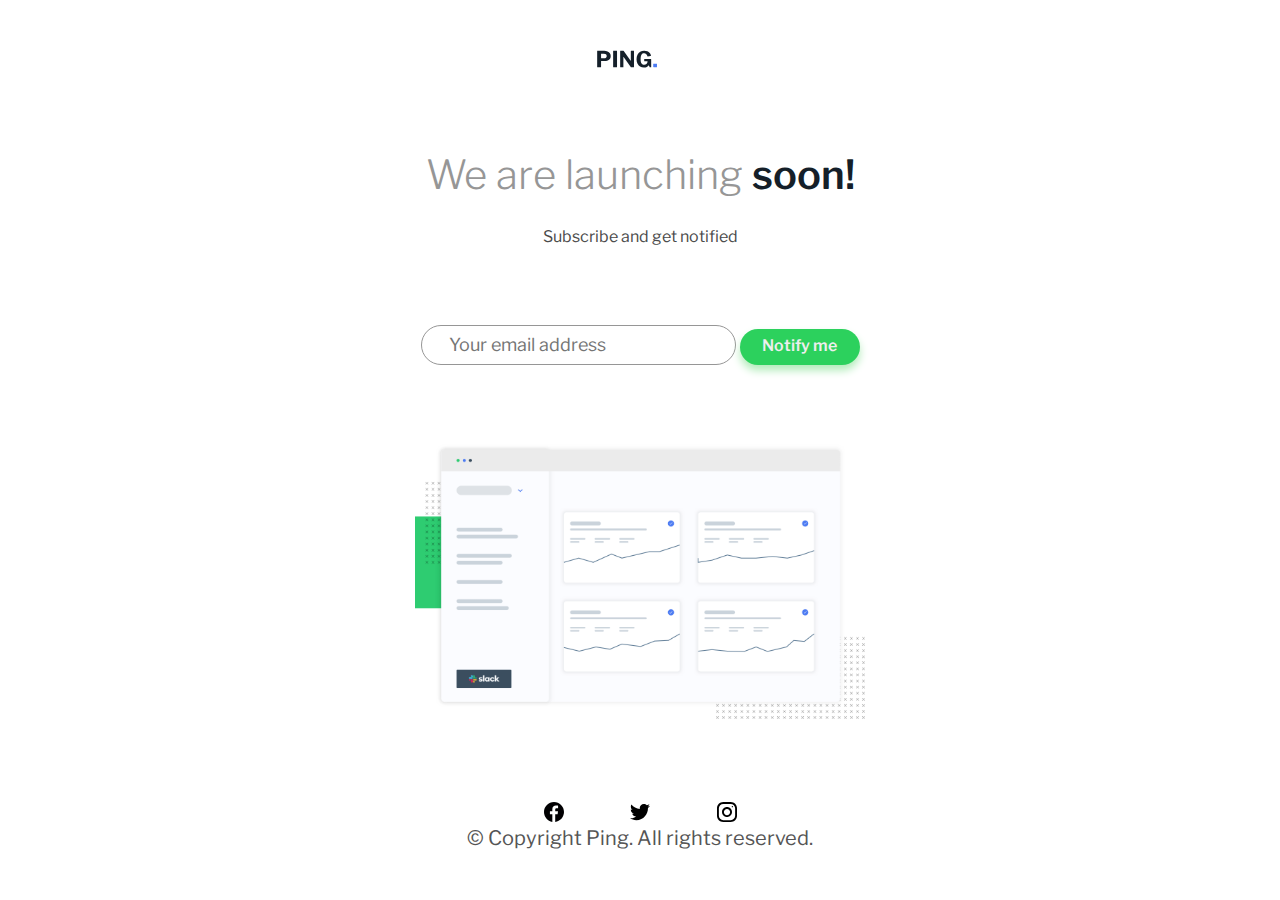
<file: Basics style form/index.html>
<!DOCTYPE html>
<html lang="en">
<head>
  <meta charset="UTF-8">
  <meta name="viewport" content="width=device-width, initial-scale=1.0"> <!-- displays site properly based on user's device -->

  <link rel="icon" type="image/png" sizes="32x32" href="./images/favicon-32x32.png">
  <link rel="stylesheet" href="normalize.css">
  <link rel="stylesheet" href="stylesforthis.css">
  <!-- font style -->
  <link href="https://fonts.googleapis.com/css2?family=Libre+Franklin:wght@300;600;700&display=swap" rel="stylesheet">

  <title>Frontend Mentor | Ping coming soon page</title> 
</head>
<body>
  <section class="logo">
    <img class="logo__img" alt="favicion" src="images/logo.svg">
  </section>

  <section class="head">
    <h1>We are launching <b>soon!</b></h1>
    <p>Subscribe and get notified</p>
  </section>

  <section class="form-container">
    <form class="form">
      <input  class="form__input" type="email" placeholder="Your email address" required>
      <button class="form__button" >Notify me</button>
    </form>
  </section>

  <section class="imgCon">
    <img class="imgCon__img" alt="noe" src="images/illustration-dashboard.png">
  </section>

  <section >
    <div class="socialMd"> 
      <a href="https://facebook.com" target="_blank"><img class="img-social" src="images/facebook-circular-logo.svg" alt="facabook"></a>
      <a href="https://twiter.com" target="_blank"><img class="img-social" src="images/twitter.svg" alt="twiter"></a>
      <a href="https://instagram.com" target="_blank"><img class="img-social" src="images/instagram.svg" alt="instagram"></a>
    </div>
    <figcaption class="caption"> &copy; Copyright Ping. All rights reserved.</figcaption>
  </section>
</body>
</html>
</file>
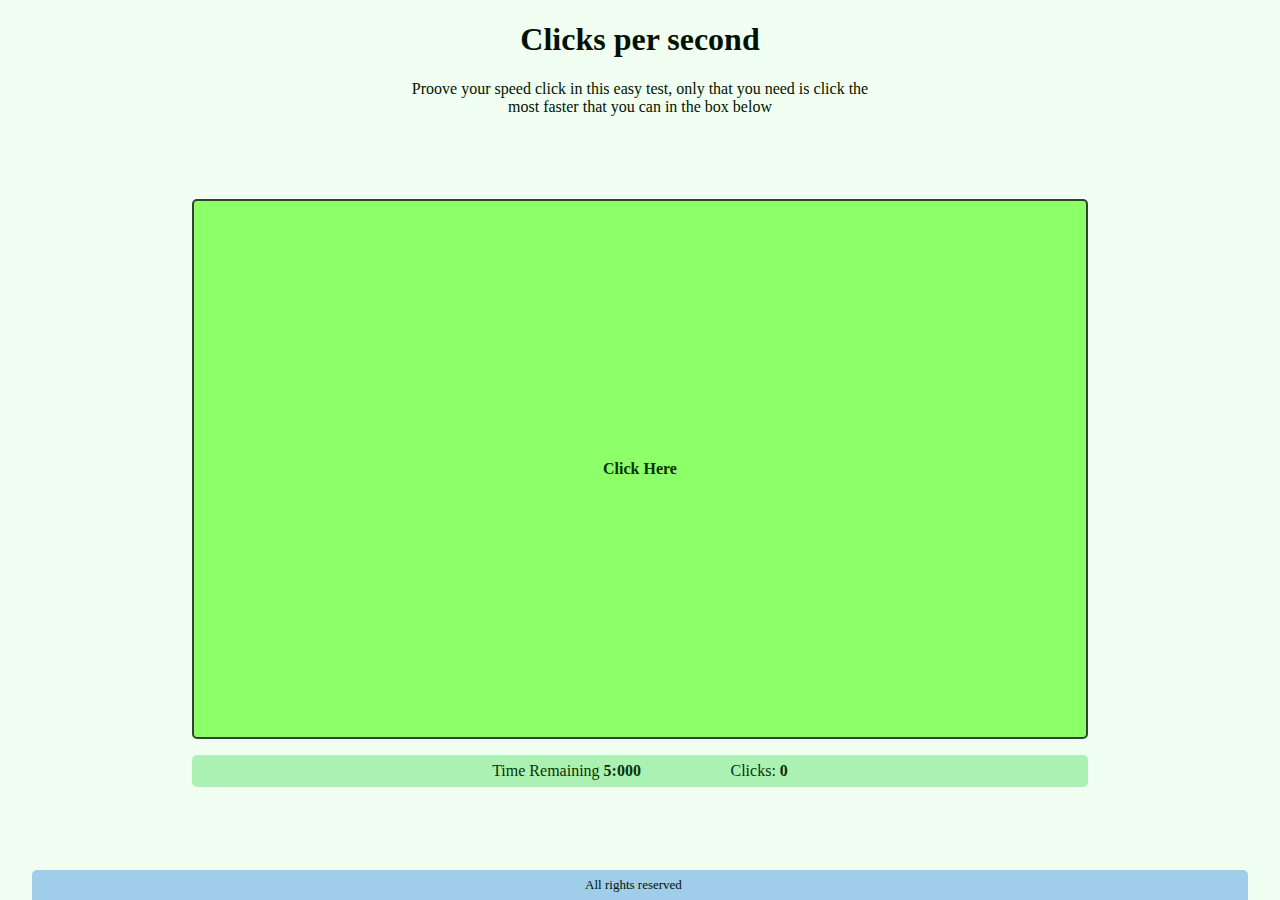
<file: Cliks per second/index.html>
<!DOCTYPE html>
<html lang="en">
<head>
    <meta charset="UTF-8">
    <meta http-equiv="X-UA-Compatible" content="IE=edge">
    <meta name="viewport" content="width=device-width, initial-scale=1.0">

    <link rel="stylesheet" href="styles/normalize.css">
    <link rel="stylesheet" href="styles/main.css">

    <script defer type="module" src="main.js"></script>

    <title>EventsII</title>
</head>
<body>
    <header class="header">
        <h1 class="header__title">Clicks per second</h1>
        <p class="header__description">Proove your speed click in this easy test, only that you need is click the most faster that you can in the box below</p>
    </header>
    <main class="main">
        <div id="clickZone"  class="main__zone-to-click">
            <b class="main__stattement">Click Here</b>
        </div>
        <div class="main__result flex-center">
            <p>Time Remaining <b id="timeRemaining">5:000</b> </p>
            <p>Clicks: <b id="result">0</b></p>
        </div>
    </main>
    <footer class="footer">
        <div class="footer__container flex-center">
            <p class="footer__description">All rights reserved</p>
            <i class="footer__copyright-icon far fa-copyright"></i>
        </div>
    </footer>

    <!-- ---- result modal ---- -->
    <div class="modal flex-center" data-window="hidden">
        <div class="modal__contain flex-center">
            <span>Your score:</span>
            <span class="modal__score">
                <b id="cps"></b>
                <b>cps</b>
            </span>
            <button id="confirmScore">Ok</button>
        </div>
    </div>
</body>
</html>
</file>
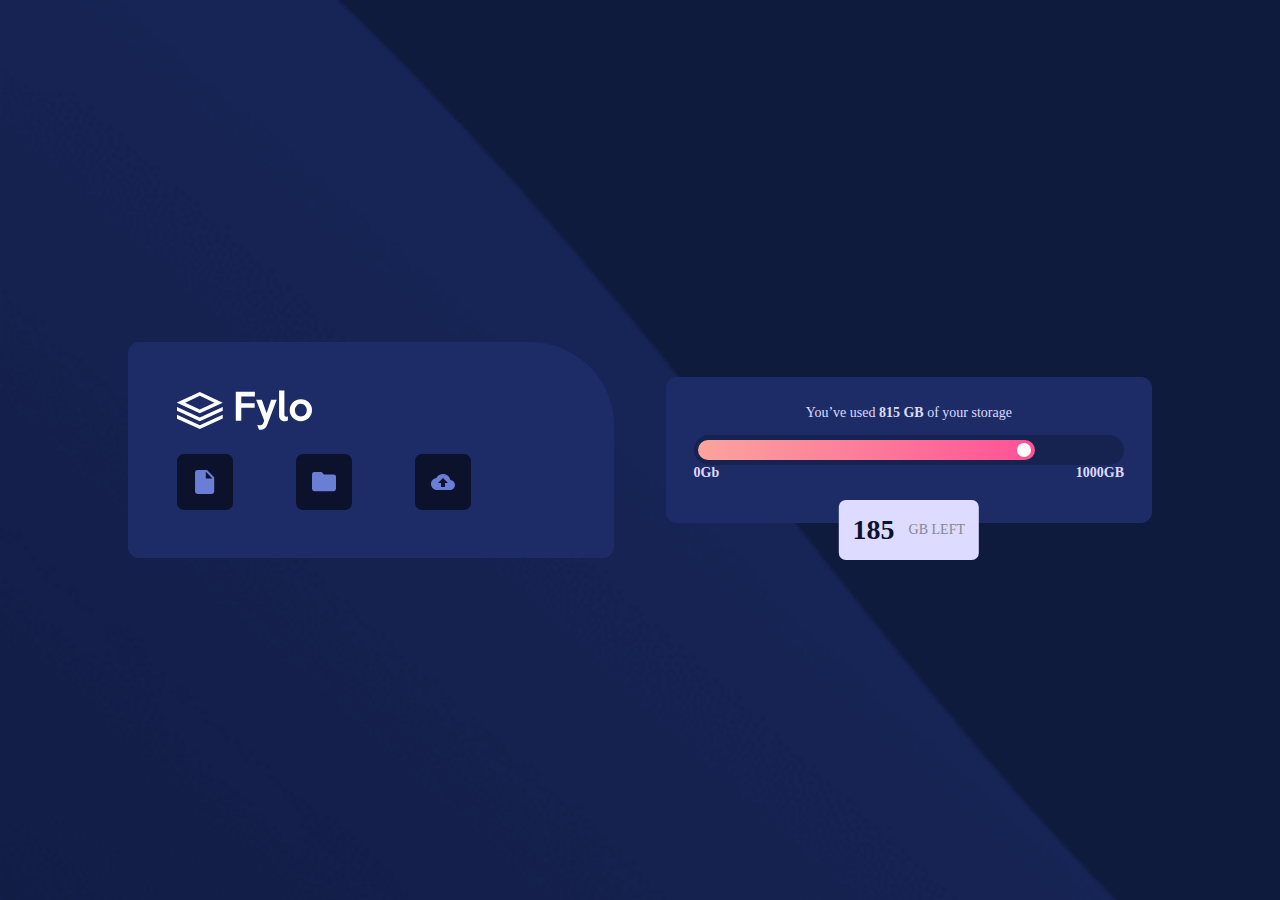
<file: Fylo data storage component/index.html>
<!DOCTYPE html>
<html lang="en">
<head>
  <meta charset="UTF-8">
  <meta name="viewport" content="width=device-width, initial-scale=1.0"> <!-- displays site properly based on user's device -->

  <link rel="icon" type="image/png" sizes="32x32" href="./images/favicon-32x32.png">
  
  <link rel="stylesheet" href="styles/css/normalize.css">
  <link rel="stylesheet" href="styles/css/main.min.css">
  
  <link href="https://fonts.googleapis.com/css2?family=Raleway:ital,wght@0,200;0,300;0,400;0,500;0,600;0,700;0,800;1,100&display=swap" rel="stylesheet">

  <title>Fylo data storage component</title>
</head>
<body>
<div class="container">

    <!-- Part one -->
    <div class="card">
      <img class="card__logo" src="images/logo.svg" alt="logo">

      <div class="card__items">
        <div class="card__item">
          <img class="card__item-icon" src="images/icon-document.svg" alt="icono documento">
        </div>
        <div class="card__item">
          <img class="card__item-icon" src="images/icon-folder.svg" alt="folder icon">
        </div>
        <div class="card__item">
          <img class="card__item-icon" src="images/icon-upload.svg" alt="icon upload">
        </div>
      </div>
    </div>
    
    <!-- Part two -->
    <div class="info">
      <p class="info__statement">You’ve used <b>815 GB</b> of your storage</p>
      
      <div class="info__barBox">
        <div class="info__barBg">
          <div class="info__progress"></div>
        </div>

        <div class="info__rangeNumbers">
          <b>0Gb</b><b>1000GB</b>
        </div>
      </div>

      <p class="info__left">
        <b id="left">185</b><span>GB left</span>
      </p>
    </div>
  </div>

  <script>

    const extractProgressValue = target => {
      info_selector.style.width = `${target.value / 10}%`; 
      left.textContent = `${1000 - target.value}`;
    }

    const progress = document.getElementById('progressbar');
    const selector = document.getElementById('selectorBtn');
    const info_selector = document.querySelector('.info__selector');
    const left = document.getElementById('left');
    
    progress.addEventListener('input', e => extractProgressValue(e.target));
    
    extractProgressValue(progress);

  </script>
</body>
</html>
</file>
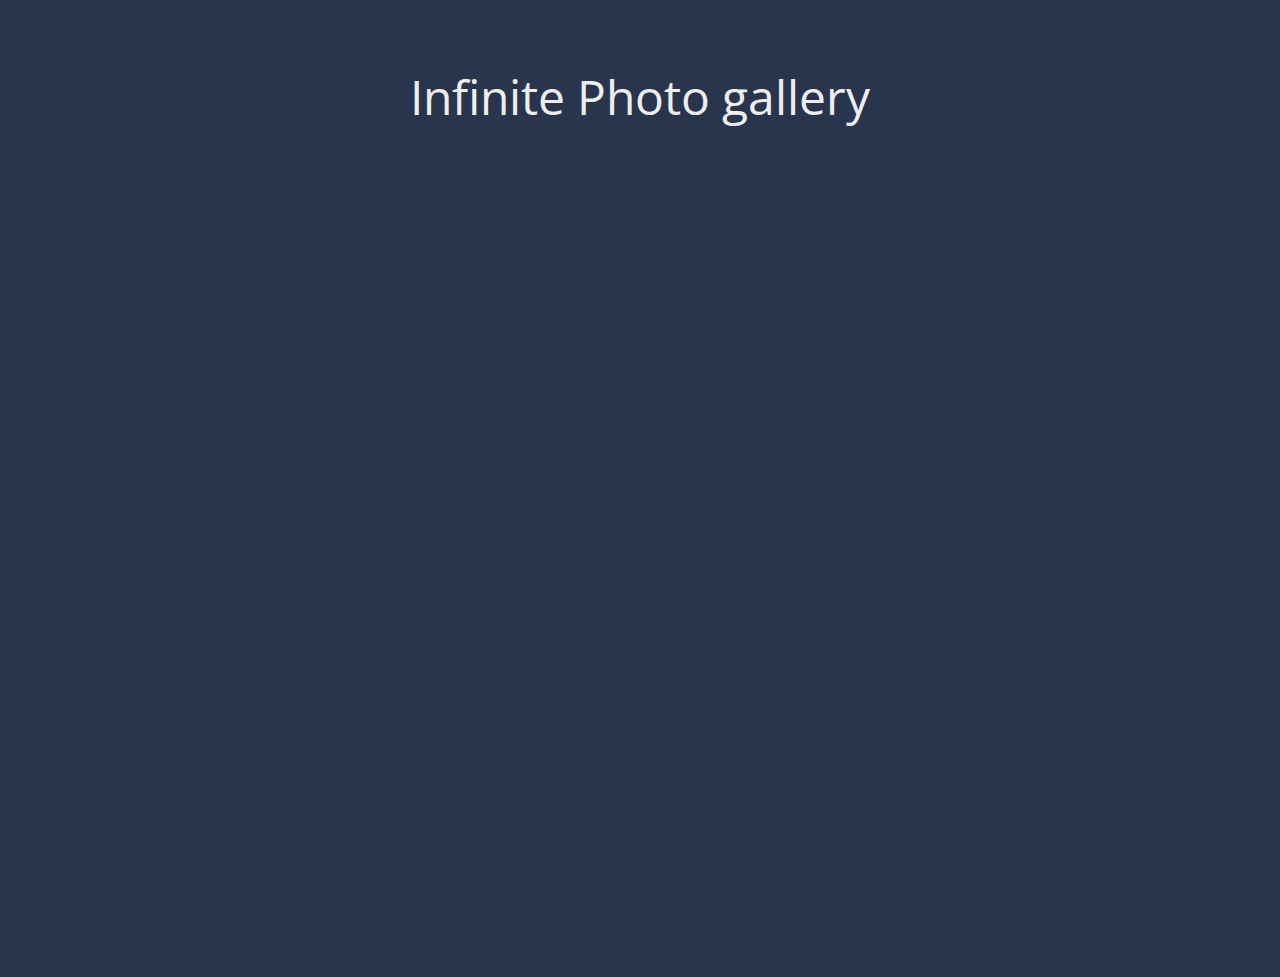
<file: Infinite Photo gallery/index.html>
<!DOCTYPE html>
<html lang="en">
<head>
    <meta charset="UTF-8">
    <meta http-equiv="X-UA-Compatible" content="IE=edge">
    <meta name="viewport" content="width=device-width, initial-scale=1.0">
    <!-- Google Fonts -->
    <link rel="preconnect" href="https://fonts.googleapis.com">
    <link rel="preconnect" href="https://fonts.gstatic.com" crossorigin>
    <link href="https://fonts.googleapis.com/css2?family=Open+Sans:ital,wght@0,300;0,400;0,500;0,600;0,700;0,800;1,300;1,400;1,500;1,600;1,700;1,800&display=swap" rel="stylesheet">
    
    <script defer src="script.js"></script>

    <link rel="stylesheet" href="style.css">
    
    <title>Infinite photo gallery</title>
</head>
<body>
    <h1 class="title"> Infinite Photo gallery</h1>
    <div class="gallery"></div>
</body>
</html>
</file>
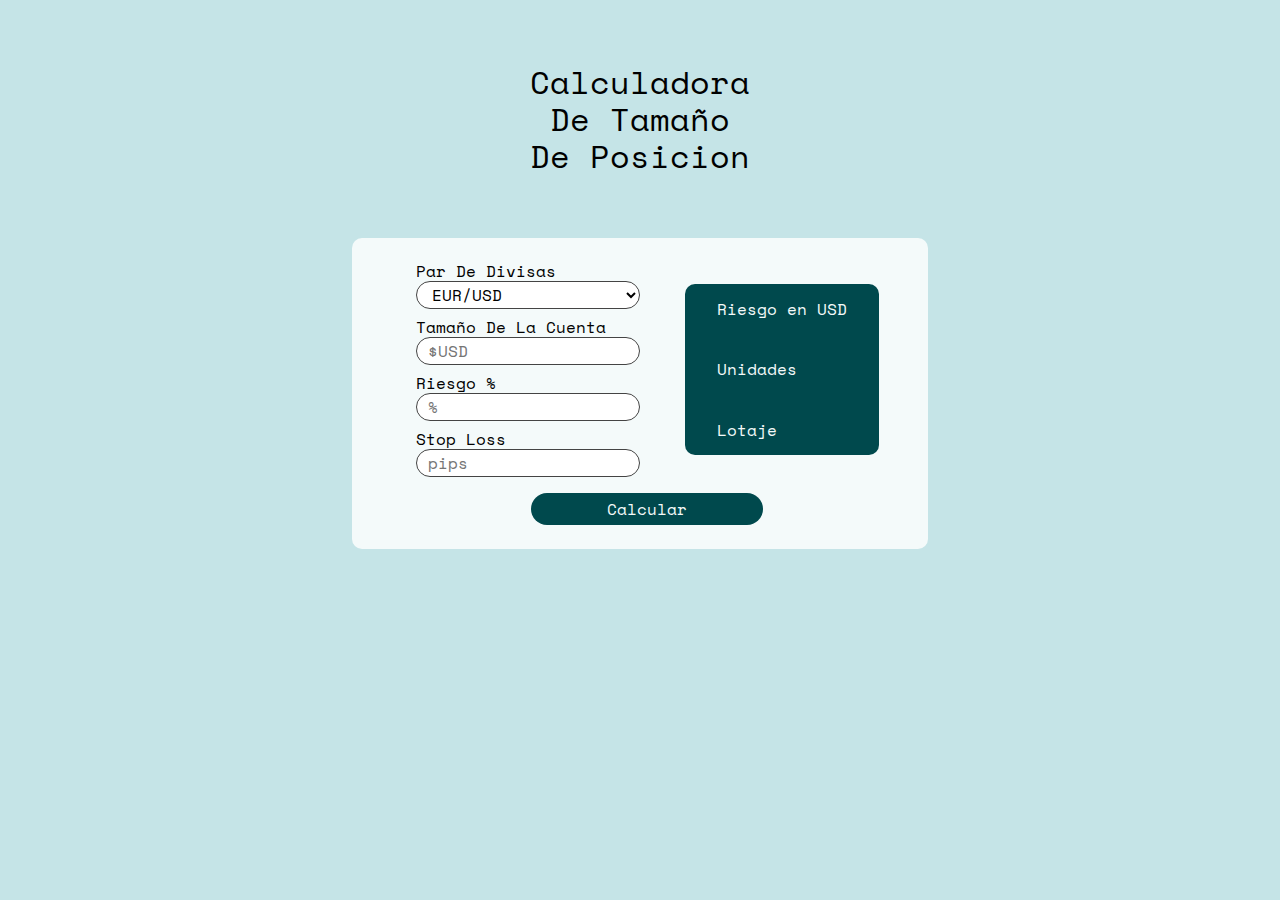
<file: Position-size-calculator/index.html>
<!DOCTYPE html>
<html lang="es">
<head>
    <meta charset="UTF-8">
    <meta http-equiv="X-UA-Compatible" content="IE=edge">
    <meta name="viewport" content="width=device-width, initial-scale=1.0">

    <!-- styles -->
    <link rel="stylesheet" href="./styles/css/normalize.css">
    <link rel="stylesheet" href="./styles/css/general.css">
    <link rel="stylesheet" href="./styles/css/first-section.css">
    <link rel="stylesheet" href="./styles/css/second-section.css">
    
    <!-- script -->
    <script defer src="js/script.js"></script>
    
    
    <title>Calculadora de Tamaño de posicion</title>
</head>
<body>
    <h1 class="title">
        <span>Calculadora</span> 
        <span>de tamaño</span> 
        <span>de posicion</span>
    </h1>

    <div class="calc">
        
        <section class="calc__first calc__section">
            <div class="calc__input-place">
                <label for="selectPair" class="calc__label">Par De Divisas</label>
                <select class="calc__select" name="select" id="selectPair">
                    <option class="calc__option" value="EUR/USD">EUR/USD</option>
                    <option class="calc__option" value="AUD/USD">AUD/USD</option>
                    <option class="calc__option" value="GBP/USD">GBP/USD</option>
                    <option class="calc__option" value="NZD/USD">NZD/USD</option>
                </select>
            </div>

            <div class="calc__input-place">
                <label class="calc__label" for="accountSize">Tamaño De La Cuenta</label>
                <input required class="calc__input" type="number" name="accountSize" id="accountSize" placeholder="$USD">
            </div>

            <div class="calc__input-place">
                <label for="risk" class="calc__label">Riesgo %</label>
                <input required class="calc__input" type="number" name="risk" id="risk" placeholder="%">
            </div>

            <div class="calc__input-place">
                <label for="stopLoss" class="calc__label">Stop Loss</label>
                <input required class="calc__input" type="number" name="stopLoss" id="stopLoss" placeholder="pips">
            </div>

        </section>

        <!-- button section -->
        <section class="calc__btn-section">
            <input class="calc__btn" id="button" type="button" value="Calcular">
        </section>
        
        
        <!-- second section- result -->
        <section class="calc__second calc__section">
            <div class="calc__space calc__c-risk">
                <span>Riesgo en USD</span>
                <b class="calc__result" id="areaRisk"></b>
            </div>
            <div class="calc__space calc__c-units">
                <span>Unidades</span>
                <b class="calc__result" id="areaUnits"></b>
            </div>
            <div class="calc__space calc__c-lots">
                <span>Lotaje</span>
                <b class="calc__result" id="areaLots"></b>
            </div>
        </section>

        
        
    </div>
</body>
</html>
</file>
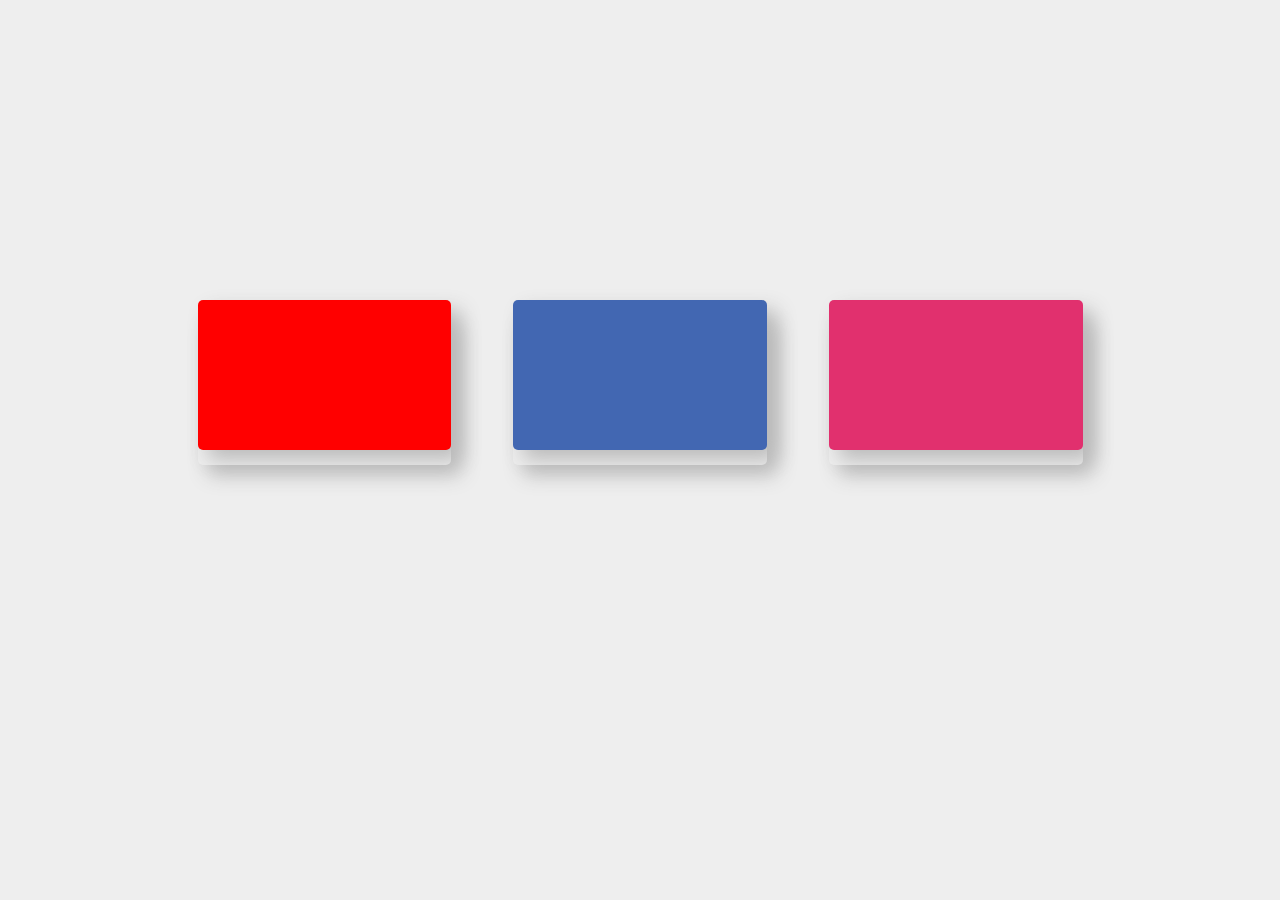
<file: Responsive cards/index.html>
<!DOCTYPE html>
<html lang="en">
<head>
    <meta charset="UTF-8">
    <meta http-equiv="X-UA-Compatible" content="IE=edge">
    <meta name="viewport" content="width=device-width, initial-scale=1.0">

    <link rel="stylesheet" href="./css/normalize.css">
    <link rel="stylesheet" href="./css/stylesCards.css">
    <link rel="stylesheet" href="./css/query.css">
    

    <link rel="stylesheet" href="https://use.fontawesome.com/releases/v5.15.3/css/all.css" integrity="sha384-SZXxX4whJ79/gErwcOYf+zWLeJdY/qpuqC4cAa9rOGUstPomtqpuNWT9wdPEn2fk" crossorigin="anonymous">

  <link href="https://fonts.googleapis.com/css2?family=Montserrat:wght@100;300;600;800&family=Roboto:wght@100;300;500;900&display=swap" rel="stylesheet">

    <title>Cards</title>
</head>
<body>
    <div class="container">

        <!-- first card -->
        <div class="card card1">
            <div class="card__top">
                <i class="fab fa-youtube"></i>
            </div>
            <div class="card__bottom">
                <h3><a href="https://www.youtube.com/watch?v=IqLglZLmlu4&list=PLb-PqiLFz7ZMlvuOdInpv8vuXrvlXRMdx" target="_blank">@WebDevelopment</a></h3>
                <p>This is where my projects and knoledge   with the comunity. I network and build my     professional portafolio</p>
            </div>
        </div>

        <!-- second card -->
        <div class="card card2">
            <div class="card__top">
                <i class="fab fa-facebook"></i>
            </div>
            <div class="card__bottom">
                <h3><a href="https://www.facebook.com" target="_blank">@WebdevMade</a></h3>
                <p>This is where i Publish the resource used in my projects on YT and network with diferents social groups</p>
            </div>
        </div>

        <!-- threeth card -->
        <div class="card card3">
            <div class="card__top">
                <i class="fab fa-instagram"></i> 
            </div>
            <div class="card__bottom">
                <h3><a href="https://www.instagram.com" target="_blank">@WebDeveloper</a></h3>
                <p>This is Where I share my projects and thoughts about them.</p>
            </div>
        </div>
    </div>
</body>
</html>
</file>
<file: Basics style form/stylesforthis.css>
:root {
    /* Colors */

 /* Secondary */
    --paleBlue: hsl(223, 100%, 88%);
    --lightRed: hsl(354, 100%, 66%);

 /* Neutral */
    --gray: hsl(0, 0%, 59%);
    --darkBlue: hsl(209, 33%, 12%);

    --trans: 300ms;
}

body {
    min-height: 100vh; 
    font-size: 20px;
    font-family: 'Libre Franklin', sans-serif;
    
    display: flex;
    flex-direction: column;
    align-items: center;
    justify-content: space-between;
    padding: 2.5em 0;
}

/* the logo */
.logo__img {
    width: 70%;
}

/* the head */
.head {
    display: flex;
    flex-direction: column;
    align-items: center;
}

.head h1 {
    font-weight: 300;
    color: var(--gray);
    margin: 0px 0 0.75em 0;
}

.head b {
    font-weight: 600;
    color: var(--darkBlue);
}

.head p {
    font-size: 0.8em;
    color: #4b4b4b;
}

/* the form */

.form__input {
    width: 17.5em;
    height: 2.25em;
    border-radius: 2.5em;
    border: 1px solid var(--gray);
    padding: 0 1.5em;
    font-size: 0.9em;
    color: var(--darkBlue);
    transition: background-color var(--trans);
}

.form__input:focus {
    border: 1px solid #17af31;
    outline: none;
}

.form__input:hover {
    background-color: #d9f3df;
}

.form__button {
    width: 7.5em;
    height: 2.25em;
    border-radius: 2.5em;
    border: none;
    font-size: 0.8em;
    background-color: rgb(44, 209, 93);
    font-weight: 600;
    color: #eee;
    box-shadow: 0 0.35em .5em #b2ecba;
    transition: box-shadow var(--trans), transform var(--trans);
}

.form__button:hover {
    box-shadow: 0 0.35em .5em #99daa2;
}   

.form__button:active {
    transform: scale(.95);
}

.form__button:focus {
    outline: none;
    filter: saturate(1.3);
}

/* main ilustration */
.imgCon__img {
    transition: box-shadow var(--trans);
}

.imgCon__img:hover {
    box-shadow: 0 10px 10px #dddbdb, 10px 0 10px #dddbdb, 0 -10px 10px #dddbdb, -10px 0 10px #dddbdb;
}

.imgCon__img {
    width: 22.5em;
}


/* Social media icons */
.socialMd {
    padding: 0 .5em;
    display: flex;
    justify-content: space-evenly;
}

.img-social {
    width: 1em;
}

.caption {
    font-size: 1em;
    color: #555;
}

/* media query */

@media screen and (max-width: 727px) {
    body {
        padding: 0;
        font-size: 16px;
        width: ;
        min-height: 100vh;
        justify-content: space-evenly;
        align-items: center;
    }

    .form {
        height: 5em;
        
        display: flex;
        flex-direction: column;
        justify-content: space-between;
        align-items: center;
    }
}
</file>
<file: Cliks per second/styles/main.css>
/* === utility clases === */
.flex-center {
    display: flex;
    justify-content: center;
    align-items: center;
}

/* === variables === */
:root {
    --white: #f0fff1;
    --darknessGreen: #031100;
    --darkGreen: #0b3100;
    --lightLime: #8cff69;
    --greenGray: #304431;
    --lightBlue: #a0cde9;
}


body {
    height: 100vh;
    max-height: 100vh;
    background-color: var(--white);
    padding-left: 2em;
    padding-right: 2em;
    color: var(--darknessGreen);
    display: flex;
    flex-direction: column;
    justify-content: space-between;
    align-items: center;
}

/* HEADER */
.header {
    text-align: center;
    display: flex;
    flex-direction: column;
    align-items: center;
}

.header__description {width: 30em;}

/* CLICK ZONE */
.main__zone-to-click {
    width: 70vw;
    height: 60vh;
    background-color: var(--lightLime);
    border: 2px solid var(--greenGray);
    border-radius: 5px;
    display: flex;
    justify-content: center;
    align-items: center;
}

.main__zone-to-click:active {transform: scale(.99);} 

.main__stattement {
    user-select: none;
    color: var(--darkGreen);
}

.main__result {
    height: 2em;
    margin-top: 1em;
    border-radius: 5px;
    background-color: #abf1b4;
    color: var(--darkGreen);
    gap: 10%;
}

/* FOOTER */
.footer {
    display: block;
    width: 100%;
}

.footer__container {
    width: 100%;
    height: 30px;
    background-color: var(--lightBlue);
    border-radius: 5px 5px 0 0;
    font-size: 13px;
}

.footer__description {
    margin-right: 1em;
    color: var(--gray);
}

.footer__copyright-icon {
    font-size: 13px;
    color: var(--greenGray);
}

/* === Modal === */
.modal {
    width: 100vw; height: 100vh;
    position: absolute;
    background-color: transparent;

    visibility: hidden;
    opacity: 0;
    transform: scale(0.5);

    transition: visibility 10ms, opacity 10ms, transform 10ms;
}

.modal[data-window="visible"] {
    visibility: visible;
    opacity: 1;
    transform: scale(1);
}

.modal::before {
    content: '';
    display: block;
    width: 100%; height: 100%;
    position: absolute;
    z-index: 1;

    background-color: var(--lightBlue);
    opacity: 0.5;
    filter: blur(10px);
}

.modal__contain {
    width: 30vw; height: max-content;
    text-align: center;
    background-color: var(--white);
    border-radius: 5px;   
    border: 1px solid var(--darknessGreen);
    padding: 1em;
    flex-direction: column;
    gap: 1em;
    padding: relative;
    z-index: 10;
}

.modal__score b {
    color: var(--darkGreen);
    font-size: 2em;
}

#confirmScore {
    cursor: pointer;
    padding: .5em 1em;
    background-color: var(--lightLime);
    border: 1px solid var(--darkGreen);
    transition: transform 10ms;
}

#confirmScore:active {transform: scale(0.9);}
</file>
<file: Infinite Photo gallery/style.css>
* {
    margin: 0;
    padding: 0;
    box-sizing: border-box;
}

body {
    font-family: 'Open Sans', sans-serif;
    color: #eee;
    background-color: #29344d;
    display: flex;
    flex-direction: column;
    padding: 4em 10% 1em;
}

body::-webkit-scrollbar {
    background-color: #161d2e;
    width: 10px;
}
body::-webkit-scrollbar-thumb {
    background-color: #566381;
    border-radius: 5px;
}
img {
    max-width: 100%;
    max-height: 100%;
}

.title {
    font-size: 3em;
    font-weight: normal;
    margin-bottom: 1em;
    text-align: center;
}

.gallery {
    display: grid;
    grid-template-columns: repeat(auto-fill, minmax(300px, 1fr));
    justify-items: center;
    gap: 2em;
}

.image {
    margin-bottom: 1em;
    border-radius: 5px;
}
</file>
<file: Position-size-calculator/styles/css/general.css>
@import url("https://fonts.googleapis.com/css2?family=Space+Mono:wght@400;700&display=swap");
/* general */
body {
  font-family: "Space Mono", monospace;
  background-color: #c5e4e7;
  display: -webkit-box;
  display: -ms-flexbox;
  display: flex;
  -webkit-box-orient: vertical;
  -webkit-box-direction: normal;
      -ms-flex-direction: column;
          flex-direction: column;
  -webkit-box-pack: center;
      -ms-flex-pack: center;
          justify-content: center;
  -webkit-box-align: center;
      -ms-flex-align: center;
          align-items: center;
}

.title {
  margin: 5%;
  text-transform: capitalize;
  font-weight: 400;
  text-align: center;
  display: -webkit-box;
  display: -ms-flexbox;
  display: flex;
  -webkit-box-orient: vertical;
  -webkit-box-direction: normal;
      -ms-flex-direction: column;
          flex-direction: column;
  -webkit-box-pack: justify;
      -ms-flex-pack: justify;
          justify-content: space-between;
}
</file>
<file: Position-size-calculator/styles/css/first-section.css>
@import url("https://fonts.googleapis.com/css2?family=Space+Mono:wght@400;700&display=swap");
/* ---------------------------- */
.calc {
  background-color: #f4fafa;
  padding: 1.5em 5%;
  border-radius: 10px;
  display: grid;
  grid-template-columns: repeat(2, 1fr);
  grid-template-rows: repeat(2, -webkit-max-content);
  grid-template-rows: repeat(2, max-content);
  gap: 0 10%;
  -ms-flex-line-pack: justify;
      align-content: space-between;
  -webkit-box-align: center;
      -ms-flex-align: center;
          align-items: center;
  /* inputs actives */
  /* ------------------ */
  /* button */
}
.calc__first {
  height: 100%;
  display: grid;
  grid-template: repeat(4, -webkit-max-content)/max-content;
  grid-template: repeat(4, max-content)/max-content;
  gap: 0.6em;
}
.calc__input-place {
  display: -webkit-box;
  display: -ms-flexbox;
  display: flex;
  -webkit-box-orient: vertical;
  -webkit-box-direction: normal;
      -ms-flex-direction: column;
          flex-direction: column;
  -webkit-box-pack: justify;
      -ms-flex-pack: justify;
          justify-content: space-between;
}
.calc__input, .calc__select, .calc__btn {
  border-radius: 50px;
  border: 1px solid #444;
  height: 1.75em;
  padding: 0 0.7em;
}
.calc__input:focus, .calc__select:focus, .calc__btn:focus {
  outline: none;
}
.calc__select {
  background-color: white;
}
.calc__input:focus, .calc__select:focus {
  border: 1px solid #26c0ab;
  background-color: #f4fafa;
}
.calc__input:hover, .calc__select:focus {
  background-color: #f4fafa;
}
.calc__input::-webkit-outer-spin-button, .calc__input::-webkit-inner-spin-button {
  -webkit-appearance: none;
          appearance: none;
  margin: 0;
}
.calc__input {
  -moz-appearance: textfield;
}
.calc__btn-section {
  grid-column: 1/3;
  grid-row: 2/3;
  display: -webkit-box;
  display: -ms-flexbox;
  display: flex;
  -webkit-box-pack: center;
      -ms-flex-pack: center;
          justify-content: center;
  margin-top: 1em;
}
.calc__btn {
  width: 50%;
  height: 2em;
  background-color: #00494d;
  color: #f4fafa;
  border: none;
  cursor: pointer;
}
.calc__btn:hover {
  background-color: #26c0ab;
}
.calc__btn:focus {
  -webkit-box-shadow: 3px 3px 5px #c5e4e7;
          box-shadow: 3px 3px 5px #c5e4e7;
  background-color: #05585c;
}

/* mediaquerys */
@media screen and (max-width: 650px) {
  .calc {
    padding: 1.5em 10%;
  }
  .calc__input, .calc__select, .calc__btn {
    height: 2.5em;
  }
  .calc__btn {
    width: 80%;
  }
}
</file>
<file: Position-size-calculator/styles/css/second-section.css>
@import url("https://fonts.googleapis.com/css2?family=Space+Mono:wght@400;700&display=swap");
/* ---------------------------- */
.calc {
  /* general for the place in wich the result appear */
}
.calc__second {
  min-width: -webkit-max-content;
  min-width: -moz-max-content;
  min-width: max-content;
  height: 80%;
  border-radius: 10px;
  padding: 1em 2em;
  background-color: #00494d;
  color: #f4fafa;
  display: -webkit-box;
  display: -ms-flexbox;
  display: flex;
  -webkit-box-orient: vertical;
  -webkit-box-direction: normal;
      -ms-flex-direction: column;
          flex-direction: column;
  -webkit-box-pack: justify;
      -ms-flex-pack: justify;
          justify-content: space-between;
}
.calc__space {
  display: -webkit-box;
  display: -ms-flexbox;
  display: flex;
  -webkit-box-orient: vertical;
  -webkit-box-direction: normal;
      -ms-flex-direction: column;
          flex-direction: column;
  -webkit-box-pack: justify;
      -ms-flex-pack: justify;
          justify-content: space-between;
}
.calc__result {
  color: #26c0ab;
  font-size: 1.2rem;
}

/* mediaquery for the calculator */
@media screen and (max-width: 650px) {
  .calc {
    height: -webkit-max-content;
    height: -moz-max-content;
    height: max-content;
    grid-template-columns: 1fr;
    grid-template-rows: repeat(3, -webkit-max-content);
    grid-template-rows: repeat(3, max-content);
    gap: 1.5em;
  }
  .calc__btn-section {
    grid-column: 1/2;
    margin: 0;
  }
  .calc__second {
    height: 110%;
  }
}
</file>
<file: Responsive cards/css/stylesCards.css>
body {
    min-height: 100vh;
    padding: 0 5%;
    background-color: #eee;
    
    display: flex;
    justify-content: center;
    align-items: center;
}


/* THE CARDS */
.container {
    /* width: 95vw; */
    max-width: 1200px;

    display:grid;
    grid-template-columns: repeat(3, minmax(238px, 295px)); 
    justify-content: center;
    gap: 7%;
}

.card {
    display: grid;
    grid-template-columns: repeat(1, 1fr);
    grid-template-rows: repeat(2, 1fr);
    position: relative;
}

.card__top, .card__bottom {
    box-shadow: 10px 10px 20px #bbb;
    border-radius: 5px;
}

.card__top {
    display:flex; 
    justify-content: center;
    height: 150px;
    align-items: center;
}

.card1 .card__top {
    background-color: #ff0000;
}

.card2 .card__top {
    background-color: #4267b2;
}

.card3 .card__top {
    background-color: #e1306e ;
}

.card__top i {
    color: #eee;
    font-size: 60px;
    transition: .7s;
}

.card__bottom {
    width: minmax(238px, 295px);
    height: 150px;
    padding: 10px 10px;
    
    background-color: #eee;
    
    display: flex;
    flex-direction: column;
    justify-content: space-evenly;
    text-align: center;

    position: relative;
    z-index: -100;
    transform: translateY(-90%);

}

.card__bottom p {
    font-family:'Montserat', sans-serif;
    font-size: 15px;
}

/* the effect */
.card__top {
    transition:  transform 500ms;
}

.card:hover .card__top{
    transform: translateY(-100px);
}

.card__bottom {
    transition:  transform 500ms;
}

.card:hover .card__bottom {
    transform: translateY(-100px);
}
</file>
<file: Responsive cards/css/query.css>
@media screen and (max-width: 875px) {
    body {
        padding: 7% 5%;
    }
    
    .container {
        grid-template-columns: minmax(238px, .8fr);
        grid-template-rows: repeat(3, 1fr);
        gap: 0;
    }
    
    
}
</file>
<file: Fylo data storage component/styles/css/main.min.css>
body{min-height:100vh;background:url(../../images/bg-mobile.png) #1d2c67 no-repeat;background-size:cover;font-size:14px;color:#dddbff;display:flex;flex-direction:row;justify-content:center;align-items:center;gap:0}.container{width:80%;display:grid;grid-template-columns:repeat(auto-fit, minmax(20.29em, 1fr));grid-template-rows:repeat(1fr);justify-items:center;align-items:center;gap:5%}.card{width:100%;min-width:20.29em;padding:10% 35% 10% 10%;background-color:#1d2c67;border-radius:.8em 6em .8em .8em}.card__items{width:110%;margin-top:1.4em;cursor:pointer;display:flex;flex-direction:row;justify-content:space-between;align-items:center;gap:10%}.card__item{width:4em;height:4em;background-color:#0c122c;border-radius:7px;display:flex;flex-direction:row;justify-content:center;align-items:center;gap:0;transition:transform .4s}.card__item-icon{transition:transform .2s}.card__item:hover .card__item-icon{transform:scale(1.3) rotate(10deg)}.info{width:100%;min-width:20.29em;padding:2em 2em 3em;border-radius:.8em;position:relative;background-color:#1d2c67}.info__statement{text-align:center;margin-bottom:1em}.info__barBox{position:relative}.info__barBg{height:2.2em;min-width:100%;background-color:#162250;border-radius:2em;padding:0 .3em;display:flex;flex-direction:row;justify-content:stretch;align-items:center;gap:0}.info__progress{height:65%;width:80%;background-image:linear-gradient(90deg, #FBA49D, #FF5196);border-radius:2em;position:relative}.info__progress::before{content:"";display:block;width:1em;height:1em;position:absolute;width:1em;height:1em;background-color:#fff;border-radius:50%;position:absolute;right:.3em;bottom:3px}.info__rangeNumbers{width:100%;display:flex;flex-direction:row;justify-content:space-between;align-items:stretch;gap:0}.info__left{width:-webkit-max-content;width:-moz-max-content;width:max-content;padding:1em;background-color:#dddbff;color:#0c122c;border-radius:7px;text-transform:uppercase;position:absolute;bottom:-25%;left:50%;transform:translateX(-50%);display:flex;flex-direction:row;justify-content:center;align-items:center;gap:1em}.info__left b{font-size:2em}.info__left span{color:#848794}
</file>
